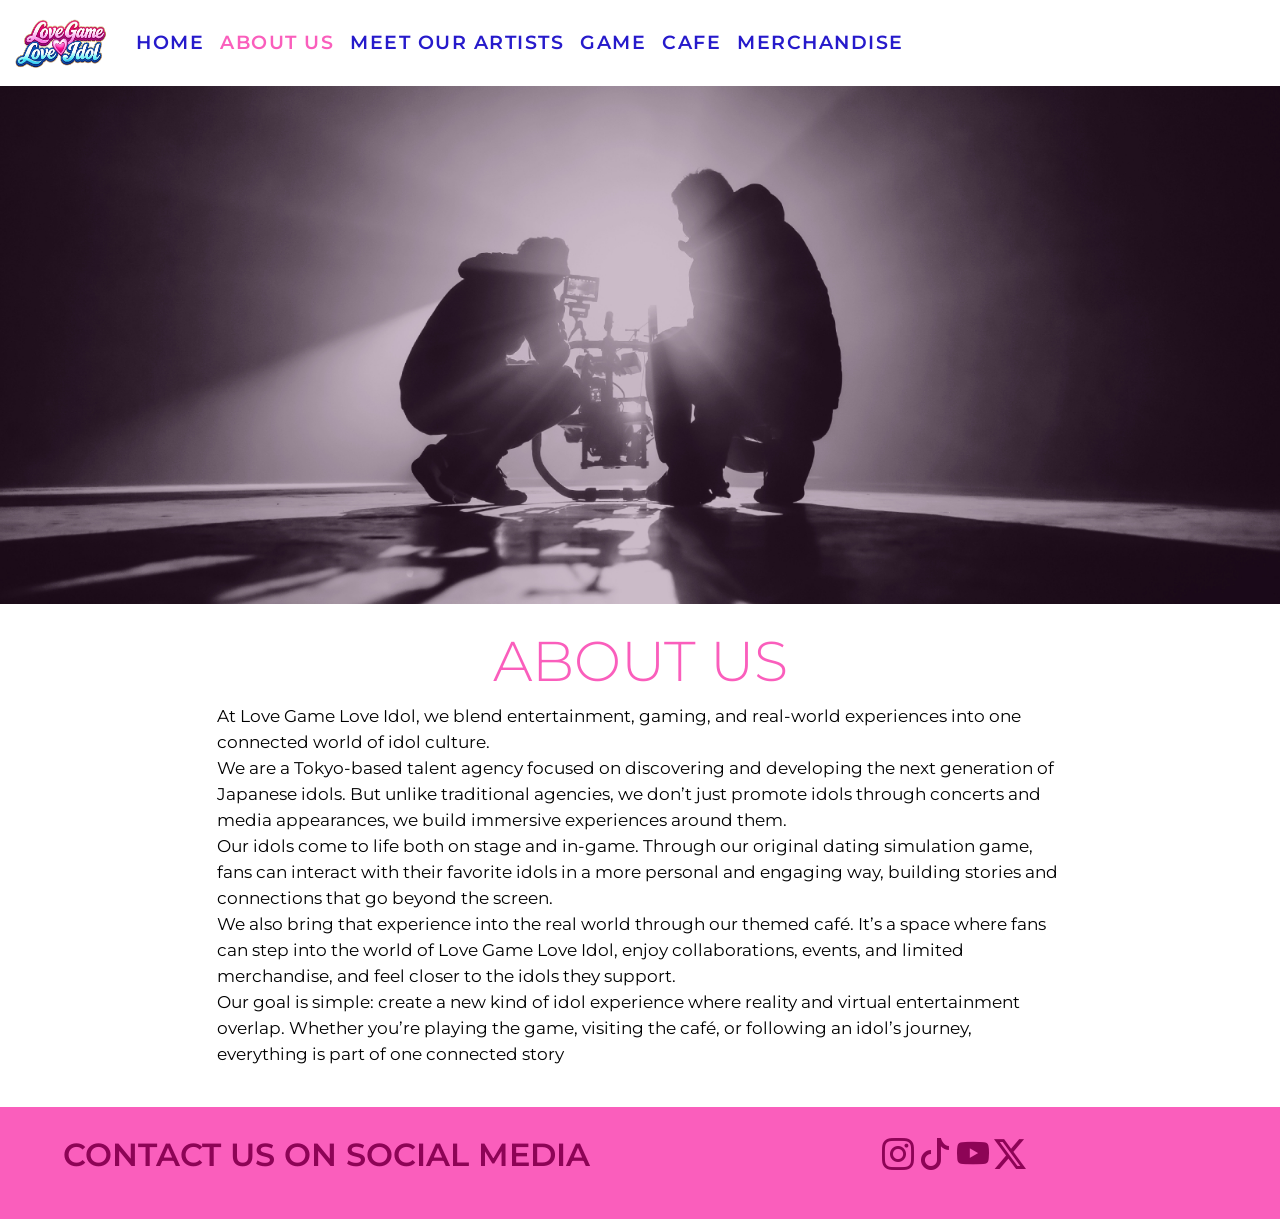
<file: About Us.html>
<!DOCTYPE html>
<html lang="en">
<head>
    <meta charset="UTF-8">
    <meta name="viewport" content="width=device-width, initial-scale=1.0">
    <title>LGLI Talent Agency</title>
        <link rel="preconnect" href="https://fonts.googleapis.com">
    <link rel="preconnect" href="https://fonts.gstatic.com" crossorigin>
    <link href="https://fonts.googleapis.com/css2?family=Cal+Sans&family=EB+Garamond:ital,wght@0,400..800;1,400..800&family=Roboto:ital,wght@0,100..900;1,100..900&family=Montserrat:ital,wght@0,100..900;1,100..900&display=swapdisplay=swap" rel="stylesheet">
     <link href="https://cdn.jsdelivr.net/npm/bootstrap@5.3.8/dist/css/bootstrap.min.css" rel="stylesheet" integrity="sha384-sRIl4kxILFvY47J16cr9ZwB07vP4J8+LH7qKQnuqkuIAvNWLzeN8tE5YBujZqJLB" crossorigin="anonymous">
         <link rel="stylesheet" href="https://cdn.jsdelivr.net/npm/bootstrap-icons@1.13.1/font/bootstrap-icons.min.css">

    <link rel="stylesheet" href="./MYCSS/styles.css">
</head>
<body>
    <nav class="navbar sticky-top navbar-expand-lg">
  <div class="container-fluid">
    <a class="navbar-brand" href="./index.html">
        <img src="./IMAGES/Logo.png" alt="" width="100" height="60">
    </a>
    <button class="navbar-toggler" type="button" data-bs-toggle="collapse" data-bs-target="#navbarNav" aria-controls="navbarNav" aria-expanded="false" aria-label="Toggle navigation">
      <span class="navbar-toggler-icon"></span>
    </button>
    <div class="collapse navbar-collapse" id="navbarNav">
      <ul class="navbar-nav">
        <li class="nav-item">
          <a class="nav-link"  href="./index.html">HOME</a>
        </li>
        <li class="nav-item">
          <a class="nav-link active" aria-current="page" href="./About Us.html">ABOUT US</a>
        </li>
        <li class="nav-item">
          <a class="nav-link" href="./Meet Our Artist.html">MEET OUR ARTISTS</a>
        </li>
        <li class="nav-item">
          <a class="nav-link" href="./Game.html">GAME</a>
        </li>
        <li class="nav-item">
          <a class="nav-link" href="./Cafe.html">CAFE</a>
        </li>
         <li class="nav-item">
          <a class="nav-link" href="./MERCH.html">MERCHANDISE</a>
        </li>
      </ul>
    </div>
  </div>
</nav>

<img src="./IMAGES/Studio.jpg" class="img-fluid" id="Studio" alt="">

<div class="container text-center mt-4">
  <h2 class="display-4">ABOUT US</h2>  
</div>

<div class="conatiner">
    <div class="row justify-content-center">
      <div class="col-12 col-md-8">
        <p class="ProfileType2">At Love Game Love Idol, we blend entertainment, gaming, and real-world experiences into one
connected world of idol culture.<br>We are a Tokyo-based talent agency focused on discovering and developing the next
generation of Japanese idols. But unlike traditional agencies, we don’t just promote idols
through concerts and media appearances, we build immersive experiences around them.<br>
Our idols come to life both on stage and in-game. Through our original dating simulation game,
fans can interact with their favorite idols in a more personal and engaging way, building stories
and connections that go beyond the screen.<br>
We also bring that experience into the real world through our themed café. It’s a space where
fans can step into the world of Love Game Love Idol, enjoy collaborations, events, and limited
merchandise, and feel closer to the idols they support.<br>
Our goal is simple: create a new kind of idol experience where reality and virtual entertainment
overlap. Whether you’re playing the game, visiting the café, or following an idol’s journey,
everything is part of one connected story</p>
      </div>
    </div>
  </div>

<div class="small-box mt-4 p-4 text-center align-items-center">
  <div class="row">
    <div class="col-md-6">
      <p class="fs-2">CONTACT US ON SOCIAL MEDIA</p>
    </div>
    <div class="col-md-6">
        <i class="bi bi-instagram" style="font-size: 2rem; color: rgb(141, 4, 86);"></i>
        <i class="bi bi-tiktok" style="font-size: 2rem; color: rgb(141, 4, 86);"></i>
        <i class="bi bi-youtube" style="font-size: 2rem; color: rgb(141, 4, 86);"></i>
        <i class="bi bi-twitter-x" style="font-size: 2rem; color: rgb(141, 4, 86)"></i>
    </div>
  </div>
</div>

<script src="https://cdn.jsdelivr.net/npm/bootstrap@5.3.8/dist/js/bootstrap.bundle.min.js" integrity="sha384-FKyoEForCGlyvwx9Hj09JcYn3nv7wiPVlz7YYwJrWVcXK/BmnVDxM+D2scQbITxI" crossorigin="anonymous"></script>

    
</body>


</html>
</file>
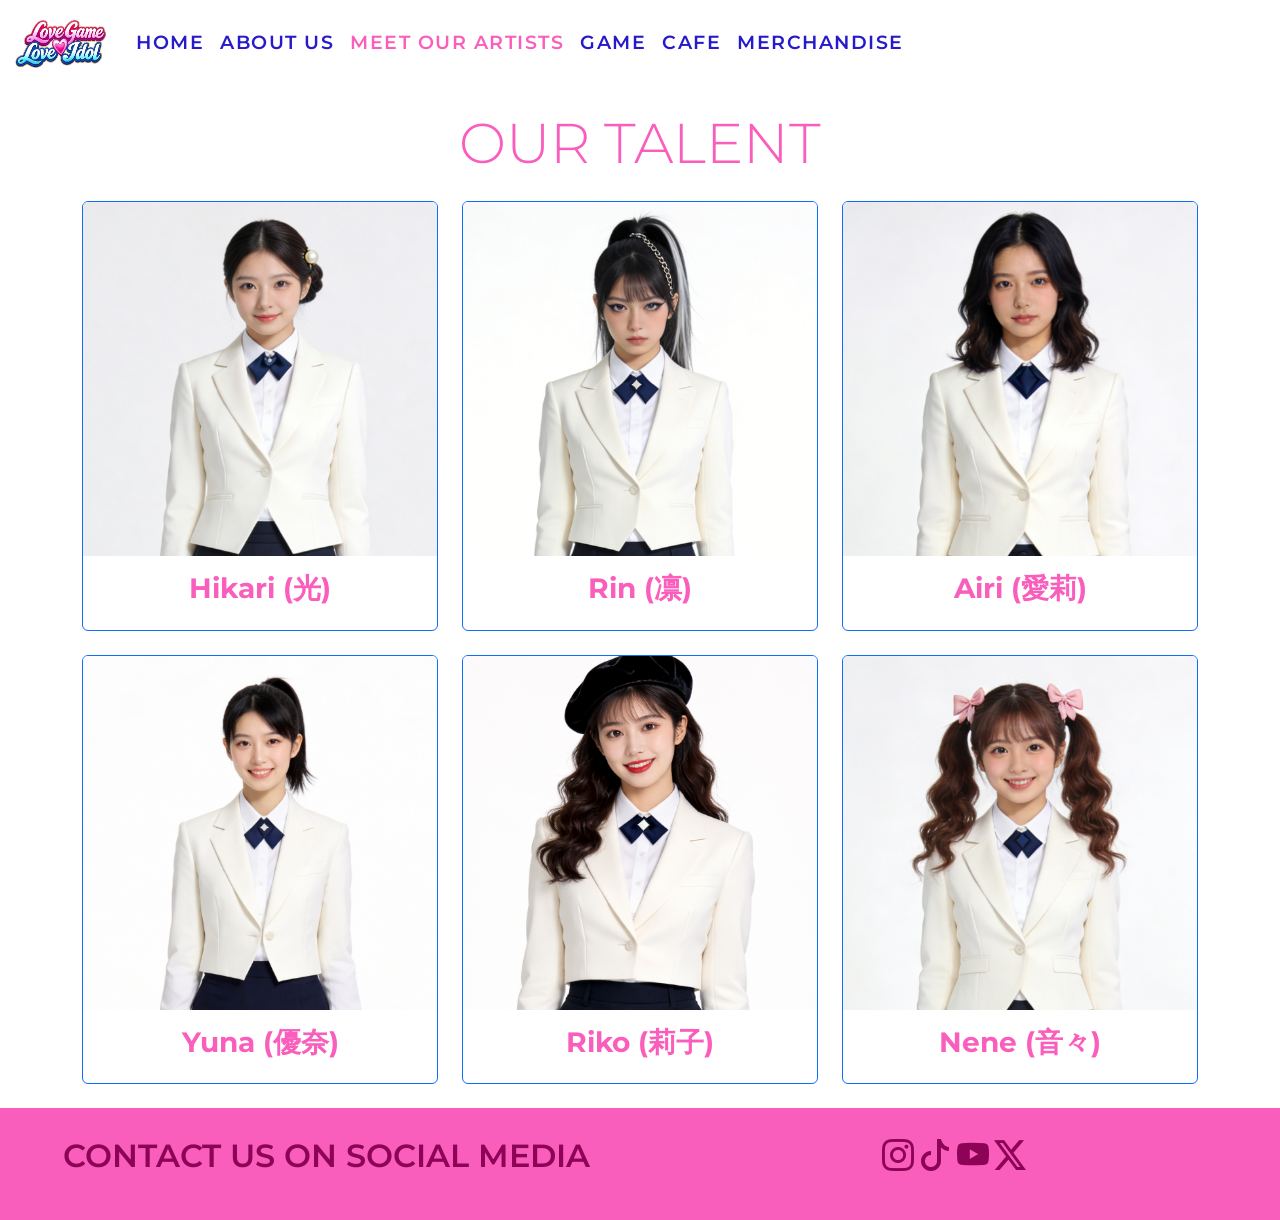
<file: Meet Our Artist.html>
<!DOCTYPE html>
<html lang="en">
<head>
    <meta charset="UTF-8">
    <meta name="viewport" content="width=device-width, initial-scale=1.0">
    <title>LGLI Talent Agency</title>
        <link rel="preconnect" href="https://fonts.googleapis.com">
    <link rel="preconnect" href="https://fonts.gstatic.com" crossorigin>
    <link href="https://fonts.googleapis.com/css2?family=Cal+Sans&family=EB+Garamond:ital,wght@0,400..800;1,400..800&family=Roboto:ital,wght@0,100..900;1,100..900&family=Montserrat:ital,wght@0,100..900;1,100..900&display=swapdisplay=swap" rel="stylesheet">
    <link href="https://cdn.jsdelivr.net/npm/bootstrap@5.3.8/dist/css/bootstrap.min.css" rel="stylesheet" integrity="sha384-sRIl4kxILFvY47J16cr9ZwB07vP4J8+LH7qKQnuqkuIAvNWLzeN8tE5YBujZqJLB" crossorigin="anonymous">
    <link rel="stylesheet" href="https://cdn.jsdelivr.net/npm/bootstrap-icons@1.13.1/font/bootstrap-icons.min.css">
    <link rel="stylesheet" href="./MYCSS/styles.css">
</head>
<body>
    <nav class="navbar sticky-top navbar-expand-lg">
  <div class="container-fluid">
    <a class="navbar-brand" href="./index.html">
        <img src="./IMAGES/Logo.png" alt="" width="100" height="60">
    </a>
    <button class="navbar-toggler" type="button" data-bs-toggle="collapse" data-bs-target="#navbarNav" aria-controls="navbarNav" aria-expanded="false" aria-label="Toggle navigation">
      <span class="navbar-toggler-icon"></span>
    </button>
    <div class="collapse navbar-collapse" id="navbarNav">
      <ul class="navbar-nav">
        <li class="nav-item">
          <a class="nav-link"  href="./index.html">HOME</a>
        </li>
        <li class="nav-item">
          <a class="nav-link" aria-current="page" href="./About Us.html">ABOUT US</a>
        </li>
        <li class="nav-item">
          <a class="nav-link active" href="./Meet Our Artist.html">MEET OUR ARTISTS</a>
        </li>
        <li class="nav-item">
          <a class="nav-link" href="./Game.html">GAME</a>
        </li>
        <li class="nav-item">
          <a class="nav-link" href="./Cafe.html">CAFE</a>
        </li>
         <li class="nav-item">
          <a class="nav-link" href="./MERCH.html">MERCHANDISE</a>
        </li>
      </ul>
    </div>
  </div>
</nav>

<div class="container-fluid text-center mt-4">
  <h2 class="display-4">OUR TALENT</h2>
</div>

<div class="container text-center mt-4">
  <div class="row gy-3">
    <div class="col-sm">
      <div class="card border-primary">
  <img src="./IMAGES/Hikari.jpg" class="card-img-top" alt="...">
  <div class="card-body">
    <h3 class="card-title Namae">Hikari (光)</h3>
  </div>
</div>
    </div>
    <div class="col-sm">
      <div class="card border-primary">
  <img src="./IMAGES/Rin.jpg" class="card-img-top" alt="...">
  <div class="card-body">
    <h3 class="card-title Namae">Rin (凛)</h3>
  </div>
</div>
    </div>
    <div class="col-sm">
      <div class="card border-primary">
  <img src="./IMAGES/Airi.jpg" class="card-img-top" alt="...">
  <div class="card-body">
    <h3 class="card-title Namae">Airi (愛莉)</h3>
  </div>
</div>
    </div>
  </div>
</div>

<div class="container text-center mt-4">
  <div class="row gy-3">
    <div class="col-sm">
      <div class="card border-primary">
  <img src="./IMAGES/Yuna.jpg" class="card-img-top" alt="...">
  <div class="card-body">
    <h3 class="card-title Namae">Yuna (優奈)</h3>
  </div>
</div>
    </div>
    <div class="col-sm">
      <div class="card border-primary">
  <img src="./IMAGES/Riko.png" class="card-img-top" alt="...">
  <div class="card-body">
    <h3 class="card-title Namae">Riko (莉子)</h3>
  </div>
</div>
    </div>
    <div class="col-sm">
      <div class="card border-primary">
  <img src="./IMAGES/Nene.jpg" class="card-img-top" alt="...">
  <div class="card-body">
    <h3 class="card-title Namae">Nene (音々)</h3>
  </div>
</div>
    </div>
  </div>
</div>

<div class="small-box mt-4 p-4 text-center align-items-center">
  <div class="row">
    <div class="col-md-6">
      <p class="fs-2">CONTACT US ON SOCIAL MEDIA</p>
    </div>
    <div class="col-md-6">
        <i class="bi bi-instagram" style="font-size: 2rem; color: rgb(141, 4, 86);"></i>
        <i class="bi bi-tiktok" style="font-size: 2rem; color: rgb(141, 4, 86);"></i>
        <i class="bi bi-youtube" style="font-size: 2rem; color: rgb(141, 4, 86);"></i>
        <i class="bi bi-twitter-x" style="font-size: 2rem; color: rgb(141, 4, 86)"></i>
    </div>
  </div>
</div>



<script src="https://cdn.jsdelivr.net/npm/bootstrap@5.3.8/dist/js/bootstrap.bundle.min.js" integrity="sha384-FKyoEForCGlyvwx9Hj09JcYn3nv7wiPVlz7YYwJrWVcXK/BmnVDxM+D2scQbITxI" crossorigin="anonymous"></script>

    
</body>


</html>
</file>
<file: MYCSS/styles.css>
body {
    background-color: white;
}

h1 {
    font-family: Arial, Helvetica, sans-serif;
    font-weight: 700;
    color: white;
}

h2 {
    font-family: montserrat;
    font-size: x-large;
    font-weight: bolder;
    color: rgb(250, 94, 188);
}

h3 {
    font-family: Montserrat;
    font-weight: 700;
    color: rgb(38, 26, 203);
}

.fs-2 {
    font-family: Montserrat;
    font-weight:600;
    color: rgb(141, 4, 86);
}

p {
    font-family: Montserrat;
    font-size: 15pt;
    font-weight: 600;
    color: rgb(38, 26, 203);
}

.Namae {
    color: rgb(250, 94, 188);
}

.navbar {
    background-color: white;
}

.nav-item {
    font-family: Montserrat;
    font-weight:600;
    font-size: 14pt;
    letter-spacing: 1.5px;
}

.nav-link {
    color: rgb(38, 26, 203);
    
}

.nav-item .nav-link.active {
    color: rgb(250, 94, 188);
}

.nav-link:hover {
    color: rgb(250, 94, 188);
}

#NewArtist {
    margin-top: 50pt;
    margin-bottom: 50pt;
}


.parallelogram {
	width: 500px;
	height: 50px;
	transform: skew(20deg);
	background: rgb(38, 26, 203);
}

.Video {
    overflow: hidden;
}

.small-box {
    max-width: 100%;
    min-height: 100px;
    background-color: rgb(250, 94, 188);
}

.ProfileType {
    font-family: Montserrat;
    font-size: 15pt;
    font-weight: 400;
    color: black;
}

.ProfileType2 {
    font-family: Montserrat;
    font-size: 13pt;
    font-weight: 400;
    color: black;
}
</file>
